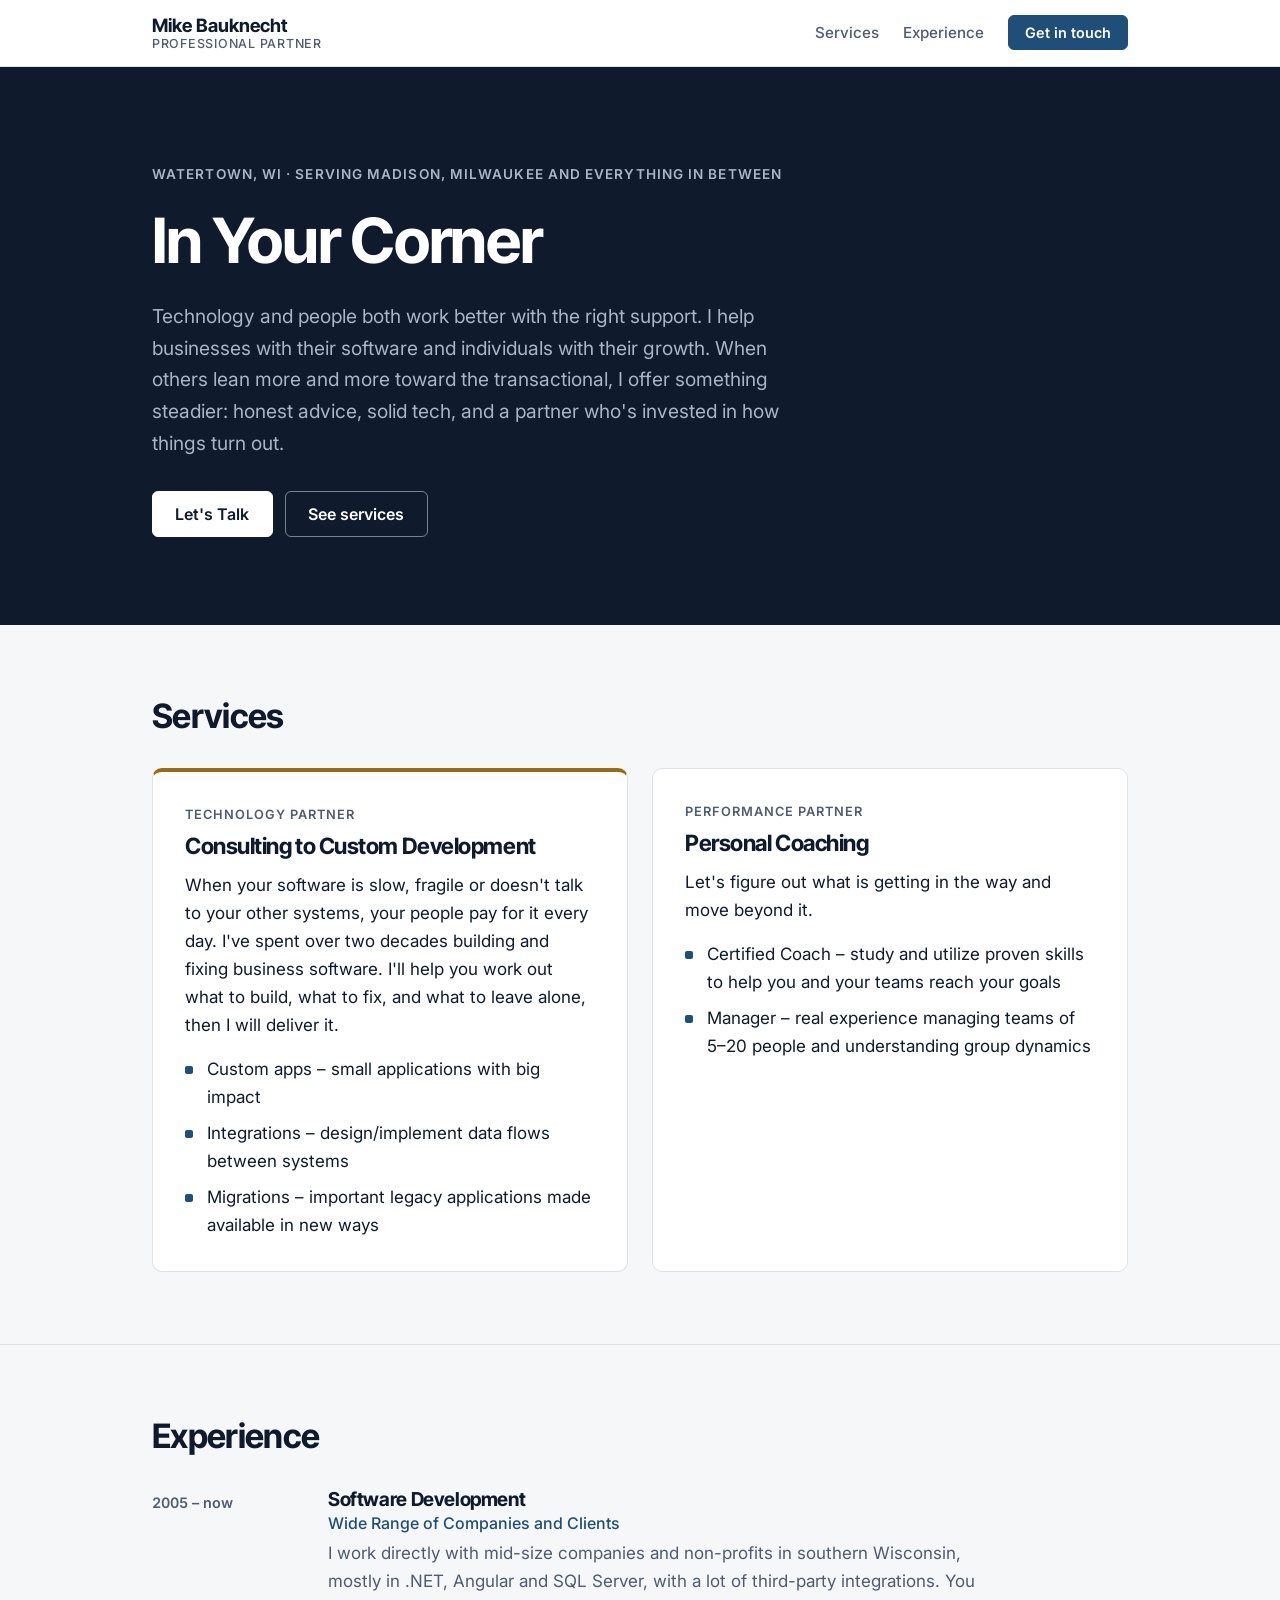
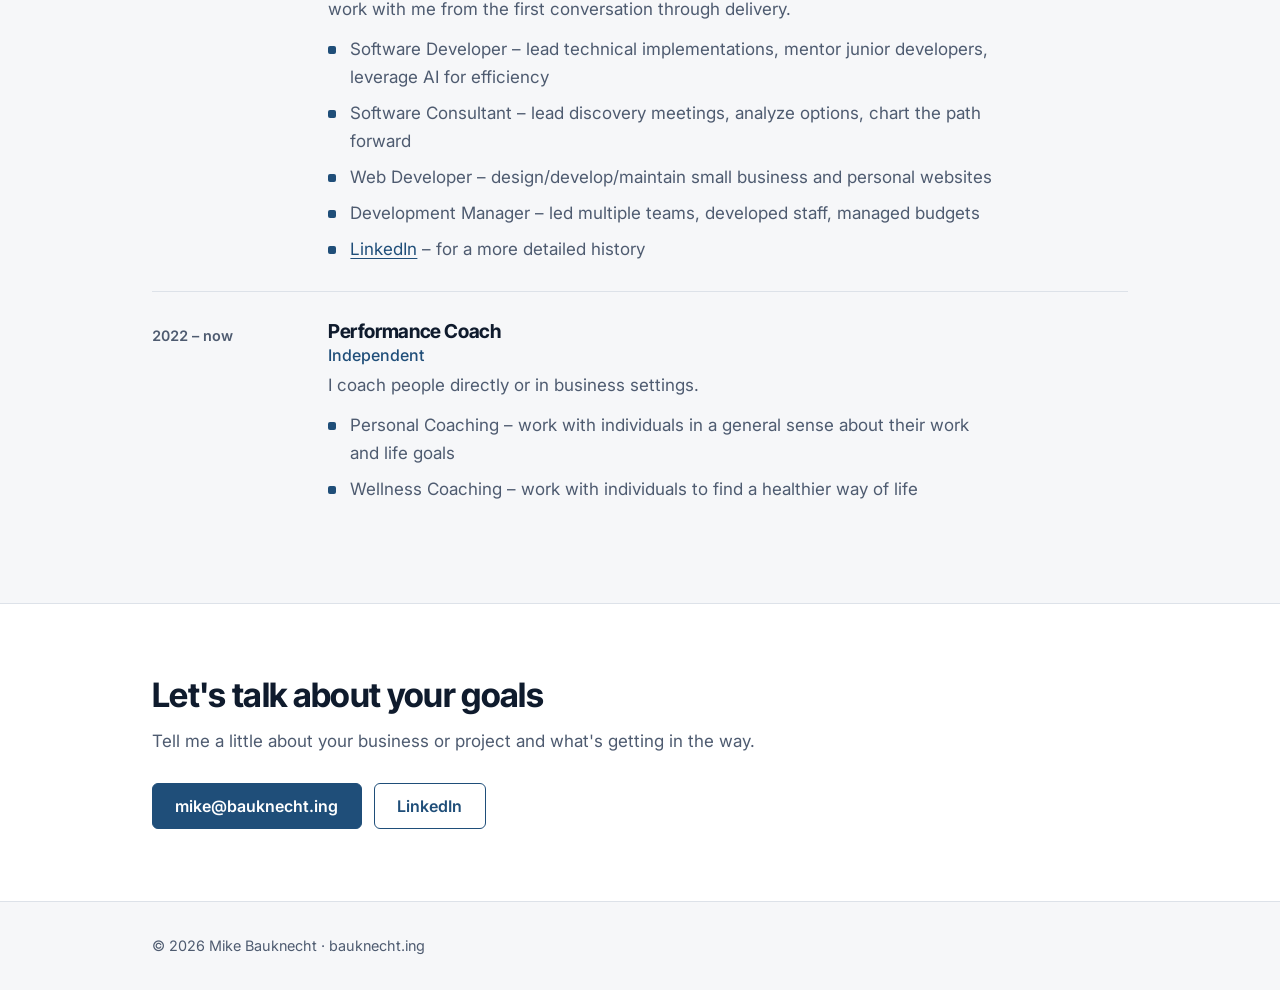
<file: index.html>
<!doctype html>
<html lang="en">
<head>
    <meta charset="utf-8">
    <meta name="viewport" content="width=device-width,initial-scale=1">
    <title>Mike Bauknecht – Professional Partner</title>
    <meta name="description" content="Software consulting from Mike Bauknecht in Watertown, WI: custom apps, system integrations, legacy migrations, and a half-day Tech Fit Review for small to mid-size businesses and non-profits.">
    <link rel="canonical" href="https://bauknecht.ing/">
    <link rel="preconnect" href="https://fonts.googleapis.com">
    <link rel="preconnect" href="https://fonts.gstatic.com" crossorigin>
    <link href="https://fonts.googleapis.com/css2?family=Inter:wght@400;500;600;700&family=Inter+Tight:wght@600;700&display=swap" rel="stylesheet">
    <link rel="stylesheet" href="style.css">
</head>
<body>
    <header class="site">
        <div class="wrap">
            <a class="brand" href="#top">Mike Bauknecht<span>Professional Partner</span></a>
            <nav aria-label="Main">
                <a href="#services">Services</a>
                <a href="#experience">Experience</a>
                <a class="btn btn-sm" href="#contact">Get in touch</a>
            </nav>
        </div>
    </header>

    <main id="top">
        <section class="hero">
            <div class="wrap">
                <p class="eyebrow">Watertown, WI &middot; Serving Madison, Milwaukee and everything in between</p>
                <h1>In Your Corner</h1>
                <p class="lede">Technology and people both work better with the right support. I help businesses with their software and individuals with their growth. When others lean more and more toward the transactional, I offer something steadier: honest advice, solid tech, and a partner who's invested in how things turn out.</p>
                <p class="cta">
                    <a class="btn" href="mailto:mike@bauknecht.ing">Let's Talk</a>
                    <a class="btn btn-ghost" href="#services">See services</a>
                </p>
            </div>
        </section>

        <section id="services">
            <div class="wrap">
                <h2>Services</h2>
                <div class="grid">
                    <article class="card featured">
                        <p class="tag">Technology Partner</p>
                        <h3>Consulting to Custom Development</h3>
                        <p>When your software is slow, fragile or doesn't talk to your other systems, your people pay for it every day. I've spent over two decades building and fixing business software. I'll help you work out what to build, what to fix, and what to leave alone, then I will deliver it.</p>
                        <ul class="skills">
                            <li>Custom apps – small applications with big impact</li>
                            <li>Integrations – design/implement data flows between systems</li>
                            <li>Migrations – important legacy applications made available in new ways</li>
                        </ul>
                    </article>
                    <article class="card">
                        <p class="tag">Performance Partner</p>
                        <h3>Personal Coaching</h3>
                        <p>Let's figure out what is getting in the way and move beyond it.</p>
                        <ul class="skills">
                            <li>Certified Coach – study and utilize proven skills to help you and your teams reach your goals</li>
                            <li>Manager – real experience managing teams of 5–20 people and understanding group dynamics</li>
                        </ul>
                    </article>
                </div>
            </div>
        </section>

        <section id="experience">
            <div class="wrap">
                <h2>Experience</h2>
                <ol class="timeline">
                    <li>
                        <time>2005 – now</time>
                        <div>
                            <h3>Software Development <span>Wide Range of Companies and Clients</span></h3>
                            <p>I work directly with mid-size companies and non-profits in southern Wisconsin, mostly in .NET, Angular and SQL Server, with a lot of third-party integrations. You work with me from the first conversation through delivery.</p>
                            <ul>
                                <li>Software Developer – lead technical implementations, mentor junior developers, leverage AI for efficiency</li>
                                <li>Software Consultant – lead discovery meetings, analyze options, chart the path forward</li>
                                <li>Web Developer – design/develop/maintain small business and personal websites</li>
                                <li>Development Manager – led multiple teams, developed staff, managed budgets</li>
                                <li><a href="https://www.linkedin.com/in/michaelbauknecht/">LinkedIn</a> – for a more detailed history</li>
                            </ul>
                        </div>
                    </li>
                    <li>
                        <time>2022 – now</time>
                        <div>
                            <h3>Performance Coach <span>Independent</span></h3>
                            <p>I coach people directly or in business settings.</p>
                            <ul>
                                <li>Personal Coaching – work with individuals in a general sense about their work and life goals</li>
                                <li>Wellness Coaching – work with individuals to find a healthier way of life</li>
                            </ul>
                        </div>
                    </li>
                </ol>
            </div>
        </section>

        <section id="contact" class="contact">
            <div class="wrap">
                <h2>Let's talk about your goals</h2>
                <p>Tell me a little about your business or project and what's getting in the way.</p>
                <p class="cta">
                    <a class="btn" href="mailto:mike@bauknecht.ing">mike@bauknecht.ing</a>
                    <a class="btn btn-ghost" href="https://www.linkedin.com/in/michaelbauknecht/">LinkedIn</a>
                </p>
            </div>
        </section>
    </main>

    <footer>
        <div class="wrap">&copy; <span id="yr">2026</span> Mike Bauknecht &middot; bauknecht.ing</div>
    </footer>

    <script>document.getElementById("yr").textContent=new Date().getFullYear()</script>
</body>
</html>
</file>
<file: style.css>
:root{--bg:#F6F7F9;--surface:#FFFFFF;--ink:#0F1B2D;--muted:#4E5B70;--line:#DDE2E9;--accent:#1F4E79;--accent-ink:#FFFFFF;--gold:#9A6B12;--hero:#0F1B2D;--hero-ink:#E8EDF4;--hero-muted:#A9B6C8}
@media (prefers-color-scheme:dark){:root{--bg:#0B1220;--surface:#121B2B;--ink:#E6EBF2;--muted:#9AA7BA;--line:#223047;--accent:#86B6E6;--accent-ink:#0B1220;--gold:#D9AE5B;--hero:#070D18}}
*{box-sizing:border-box}
html{scroll-behavior:smooth;scroll-padding-top:5rem}
body{margin:0;background:var(--bg);color:var(--ink);font:400 1.0625rem/1.65 "Inter",system-ui,sans-serif;-webkit-font-smoothing:antialiased}
.wrap{max-width:64rem;margin:0 auto;padding:0 1.5rem}
a{color:var(--accent);text-underline-offset:.2em}
a:focus-visible{outline:3px solid var(--accent);outline-offset:3px;border-radius:4px}
h1,h2,h3{font-family:"Inter Tight","Inter",system-ui,sans-serif;letter-spacing:-.02em;line-height:1.15}
header.site{position:sticky;top:0;z-index:10;background:var(--surface);border-bottom:1px solid var(--line)}
header.site .wrap{display:flex;flex-wrap:wrap;align-items:center;gap:.75rem 1.5rem;padding-top:.9rem;padding-bottom:.9rem}
.brand{font:700 1.15rem "Inter Tight","Inter",sans-serif;color:var(--ink);text-decoration:none;margin-right:auto;display:flex;flex-direction:column;line-height:1.2}
.brand span{font:500 .78rem "Inter",sans-serif;color:var(--muted);letter-spacing:.06em;text-transform:uppercase}
nav{display:flex;align-items:center;gap:1.5rem}
nav a{font-weight:500;font-size:.95rem;color:var(--muted);text-decoration:none}
nav a:hover{color:var(--ink)}
.btn{display:inline-block;font:600 1rem "Inter",sans-serif;background:var(--accent);color:var(--accent-ink);border:1px solid var(--accent);padding:.75rem 1.4rem;border-radius:6px;text-decoration:none;transition:filter .15s}
.btn:hover{filter:brightness(1.12)}
nav a.btn,nav a.btn:hover{color:var(--accent-ink)}
.btn-sm{font-size:.9rem;padding:.5rem 1rem}
.btn-ghost{background:transparent;color:var(--accent)}
.cta{display:flex;flex-wrap:wrap;gap:.75rem;margin:2rem 0 0}
section{padding:4.5rem 0;border-bottom:1px solid var(--line)}
h2{font-size:clamp(1.6rem,3.5vw,2.1rem);margin:0 0 2rem}
.hero{background:var(--hero);color:var(--hero-ink);padding:6rem 0 5.5rem;border:0}
.hero .eyebrow{font-weight:600;font-size:.85rem;letter-spacing:.08em;text-transform:uppercase;color:var(--hero-muted);margin:0 0 1.25rem}
.hero h1{font-size:clamp(2.3rem,6vw,3.9rem);margin:0 0 1.5rem;max-width:18ch;color:#fff}
.hero .lede{font-size:1.2rem;color:var(--hero-muted);max-width:40rem;margin:0}
.hero .btn{--accent:#FFFFFF;--accent-ink:#0F1B2D}
.hero .btn-ghost{color:#fff;border-color:rgba(255,255,255,.45)}
.grid{display:grid;grid-template-columns:repeat(auto-fit,minmax(18rem,1fr));gap:1.5rem}
.card{background:var(--surface);border:1px solid var(--line);border-radius:10px;padding:2rem}
.card.featured{border-top:4px solid var(--gold)}
.card h3{font-size:1.4rem;margin:0 0 .75rem}
.card p{margin:0 0 1rem}
.card p:last-child{margin-bottom:0}
.tag{font-weight:600;font-size:.8rem;letter-spacing:.08em;text-transform:uppercase;color:var(--muted)}
.card .tag{margin-bottom:.5rem}
.price{font:700 2rem "Inter Tight","Inter",sans-serif;color:var(--ink)}
.price span{font:500 .95rem "Inter",sans-serif;color:var(--gold);margin-left:.35rem}
.skills{margin:0;padding:0;list-style:none;display:grid;gap:.5rem}
.skills li,.timeline ul li{padding-left:1.4rem;position:relative}
.skills li::before,.timeline ul li::before{content:"";position:absolute;left:0;top:.65em;width:.5rem;height:.5rem;border-radius:2px;background:var(--accent)}
.about{max-width:44rem;margin:2.5rem 0 0;color:var(--muted);font-size:1.1rem}
.timeline{list-style:none;margin:0;padding:0}
.timeline>li{display:grid;grid-template-columns:9rem 1fr;gap:.25rem 2rem;padding:1.75rem 0;border-top:1px solid var(--line)}
.timeline>li:first-child{border-top:0;padding-top:0}
.timeline time{font-weight:600;font-size:.9rem;color:var(--muted);font-variant-numeric:tabular-nums;padding-top:.2rem}
.timeline h3{font-size:1.2rem;margin:0 0 .4rem}
.timeline h3 span{display:block;font:500 1rem "Inter",sans-serif;color:var(--accent);letter-spacing:0;margin-top:.15rem}
.timeline p{margin:0;max-width:42rem;color:var(--muted)}
.timeline ul{margin:.75rem 0 0;padding:0;list-style:none;display:grid;gap:.5rem;max-width:42rem;color:var(--muted)}
@media(max-width:40rem){.timeline>li{grid-template-columns:1fr}nav a:not(.btn){display:none}}
.contact{background:var(--surface);border-bottom:0}
.contact h2{margin-bottom:.75rem}
.contact p{max-width:40rem;color:var(--muted);margin:0}
.contact .cta{margin-top:1.75rem}
footer{padding:2rem 0;color:var(--muted);font-size:.9rem;border-top:1px solid var(--line)}
@media(prefers-reduced-motion:reduce){html{scroll-behavior:auto}.btn{transition:none}}
</file>
